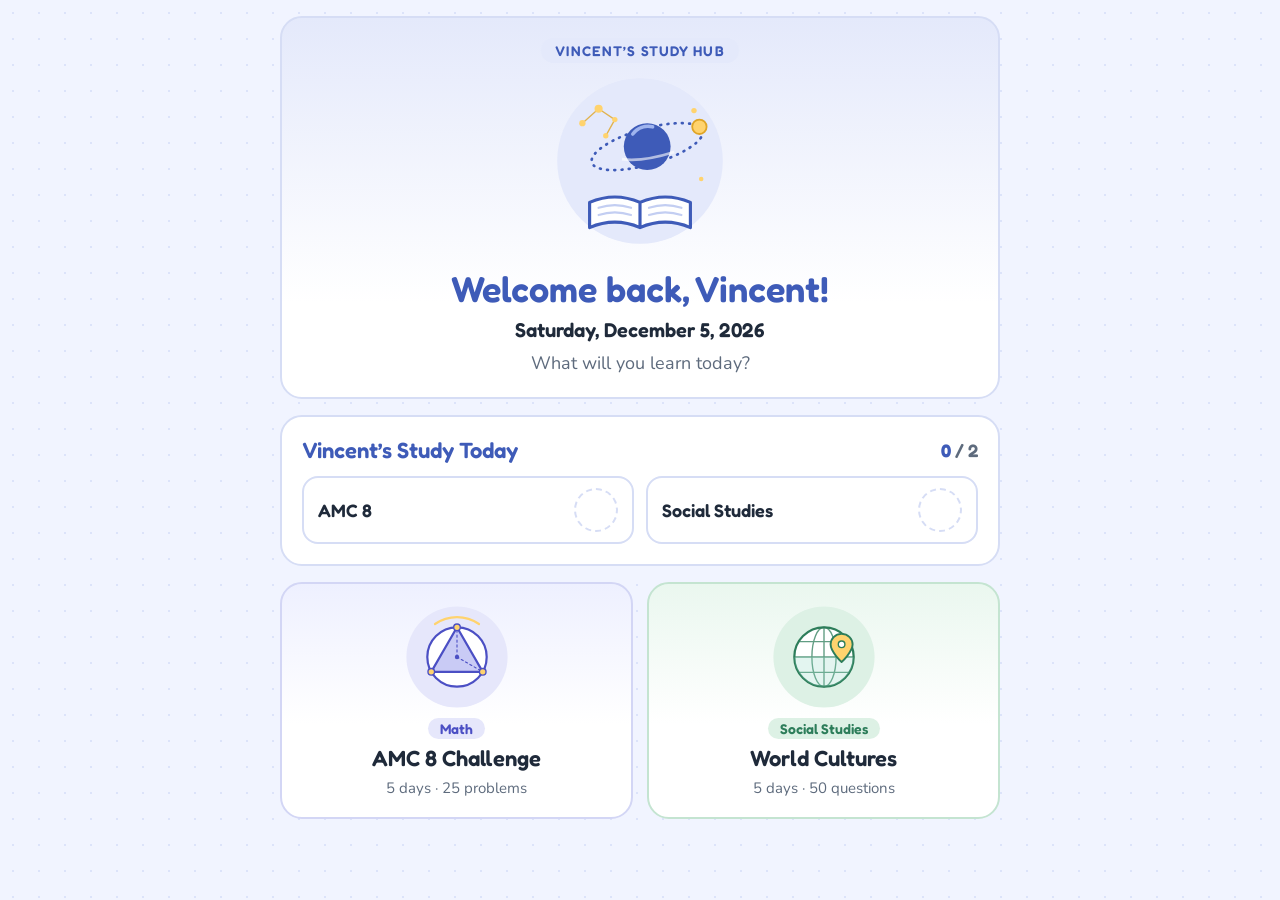
<file: index.html>
<!doctype html>
<html lang="en">
<head>
<meta charset="utf-8">
<meta name="viewport" content="width=device-width, initial-scale=1, viewport-fit=cover">
<title>Vincent's Study Hub</title>
<link rel="preconnect" href="https://fonts.googleapis.com">
<link href="https://fonts.googleapis.com/css2?family=Fredoka:wght@500;600;700&family=Nunito:wght@400;700&display=swap" rel="stylesheet">
<link rel="stylesheet" href="style.css">
<style>
:root { --bg: #F1F4FF; --line: #D6DDF5; --accent: #3E5BB8; --soft: #E4E9FB; }
body { background-image: radial-gradient(#DCE3FA 1.5px, transparent 1.5px); background-size: 26px 26px; }
.hero { background: linear-gradient(180deg, #E4E9FB 0%, #FFFFFF 75%); }
.hero h1 { font-size: 36px; color: var(--accent); }
.date { font: 600 20px var(--display); margin: 0; }
.today { display: flex; flex-direction: column; gap: 12px; }
.today-h { display: flex; justify-content: space-between; align-items: center; font-size: 22px; color: var(--accent); }
.today-n { font: 600 18px var(--display); color: var(--muted); } .today-n b { color: var(--accent); }
.chips { display: grid; grid-template-columns: 1fr 1fr; gap: 12px; }
.chip { display: flex; align-items: center; justify-content: space-between; gap: 10px; border: 2px solid var(--line); border-radius: 16px; padding: 10px 14px; text-decoration: none; color: var(--ink); background: #FFFFFF; }
.chip .c-name { font: 600 18px var(--display); }
.sticker { width: 44px; height: 44px; border-radius: 50%; border: 2px dashed var(--line); flex-shrink: 0; display: grid; place-items: center; }
.sticker.on { border: 0; transform: rotate(-10deg); animation: stick .5s ease-out; }
.sticker svg { width: 100%; height: 100%; }
@keyframes stick { 0% { transform: scale(0) rotate(-40deg); } 70% { transform: scale(1.25) rotate(-6deg); } 100% { transform: scale(1) rotate(-10deg); } }
.chip.done { border-color: #F2D27A; background: #FFF8E1; }
.today.all { border-color: var(--sun); box-shadow: 0 0 0 4px #FFF3C4; }
.today.all .today-h { cursor: pointer; }
.subjects { display: grid; grid-template-columns: 1fr 1fr; gap: 14px; }
.subject { display: flex; flex-direction: column; align-items: center; text-align: center; gap: 6px; text-decoration: none; color: var(--ink); border-radius: 22px; padding: 18px 14px; border: 2px solid var(--line); background: #FFFFFF; }
.subject svg { width: 110px; height: auto; }
.subject .name { font: 600 22px var(--display); }
.subject .tag2 { font: 600 14px var(--display); border-radius: 99px; padding: 2px 12px; }
.subject .prog { font-size: 15px; color: var(--muted); margin: 0; }
.subject.amc { border-color: #D3D6F5; background: linear-gradient(180deg, #EEF0FF, #FFFFFF 60%); } .amc .tag2 { background: #E6E7FB; color: #4B4FC4; }
.subject.ss { border-color: #C4E4D1; background: linear-gradient(180deg, #EAF7EF, #FFFFFF 60%); } .ss .tag2 { background: #DDF1E5; color: #2D7D5A; }
.subject:focus-visible, .chip:focus-visible { outline: 3px solid var(--sun); outline-offset: 2px; }
@media (max-width: 560px), (orientation: portrait) {
  .hero h1 { font-size: clamp(28px, 8.5vw, 60px); }
  .date { font-size: clamp(17px, 4.8vw, 34px); }
  .today-h { font-size: clamp(20px, 5.8vw, 40px); }
  .today-n { font-size: clamp(16px, 4.6vw, 32px); }
  .chips, .subjects { gap: 3vw; }
  .chip { border-radius: 4vw; padding: 2.6vw 3.6vw; }
  .chip .c-name { font-size: clamp(16px, 4.6vw, 32px); }
  .sticker { width: 11vw; height: 11vw; }
  .subject { border-radius: 5vw; padding: 4vw 3vw; }
  .subject svg { width: 26vw; }
  .subject .name { font-size: clamp(19px, 5.4vw, 38px); }
  .subject .tag2 { font-size: clamp(13px, 3.6vw, 24px); }
  .subject .prog { font-size: clamp(14px, 3.8vw, 26px); }
}
@media (prefers-reduced-motion: reduce) { .sticker.on { animation: none; } }
</style>
</head>
<body>
<div class="wrap">
  <section class="card hero">
    <p class="eyebrow" id="hub">My Study Hub</p>
    <div class="art">
      <svg viewBox="0 0 200 200" role="img" aria-label="A planet with an orbit above an open book">
        <circle cx="100" cy="100" r="92" fill="#E4E9FB"/>
        <g fill="none" stroke="#E0A526" stroke-width="1.5" stroke-linejoin="round" opacity=".8"><path d="M36 58 L54 42 L72 54 L62 72"/></g>
        <g fill="#FFD36E"><circle cx="36" cy="58" r="3.5"/><circle cx="54" cy="42" r="4.5"/><circle cx="72" cy="54" r="3"/><circle cx="62" cy="72" r="3"/><circle cx="160" cy="44" r="3"/><circle cx="168" cy="120" r="2.5"/></g>
        <ellipse cx="108" cy="84" rx="64" ry="20" transform="rotate(-16 108 84)" fill="none" stroke="#3E5BB8" stroke-width="3" stroke-dasharray="1 7" stroke-linecap="round"/>
        <circle cx="108" cy="84" r="26" fill="#3E5BB8"/>
        <path d="M92 70 a22 22 0 0 1 22 -8" fill="none" stroke="#9FB4EE" stroke-width="4" stroke-linecap="round"/>
        <path d="M80 98 a64 20 -16 0 0 58 -8" fill="none" stroke="#FFFFFF" stroke-width="3" opacity=".6"/>
        <circle cx="166" cy="62" r="8" fill="#FFD36E" stroke="#E0A526" stroke-width="2"/>
        <path d="M44 146 q28 -12 56 0 v28 q-28 -12 -56 0z M156 146 q-28 -12 -56 0 v28 q28 -12 56 0z" fill="#FFFFFF" stroke="#3E5BB8" stroke-width="3.5" stroke-linejoin="round"/>
        <path d="M54 152 q18 -6 36 0 M54 160 q18 -6 36 0 M110 152 q18 -6 36 0 M110 160 q18 -6 36 0" fill="none" stroke="#C3CEF2" stroke-width="2.5" stroke-linecap="round"/>
      </svg>
    </div>
    <h1 id="hello">Welcome back!</h1>
    <p class="date" id="date"></p>
    <p class="lead">What will you learn today?</p>
  </section>

  <section class="card today" aria-label="Today's study">
    <h2 class="today-h"><span id="todayH">Today’s Study</span> <span class="today-n" id="todayN"></span></h2>
    <div class="chips" id="chips"></div>
  </section>

  <section class="subjects" aria-label="Subjects">
    <a class="subject amc" href="amc8.html">
      <svg viewBox="0 0 200 200" aria-hidden="true">
  <circle cx="100" cy="100" r="92" fill="#E6E7FB"/>
  <circle cx="100" cy="100" r="54" fill="#FFFFFF" stroke="#4B4FC4" stroke-width="4"/>
  <path d="M100 46 L146.8 127 L53.2 127 Z" fill="#C9CBF5" stroke="#4B4FC4" stroke-width="4" stroke-linejoin="round"/>
  <path d="M100 100 L100 46 M100 100 L146.8 127" stroke="#4B4FC4" stroke-width="2" stroke-dasharray="4 5" stroke-linecap="round"/>
  <path d="M60 40 a70 70 0 0 1 80 0" fill="none" stroke="#FFD36E" stroke-width="4" stroke-linecap="round"/>
  <g fill="#FFD36E" stroke="#4B4FC4" stroke-width="2.5"><circle cx="100" cy="46" r="6"/><circle cx="146.8" cy="127" r="6"/><circle cx="53.2" cy="127" r="6"/></g>
  <circle cx="100" cy="100" r="4" fill="#4B4FC4"/>
</svg>
      <span class="tag2">Math</span>
      <span class="name">AMC 8 Challenge</span>
      <p class="prog" id="p-amc">5 days · 25 problems</p>
    </a>
    <a class="subject ss" href="world_cultures.html">
      <svg viewBox="0 0 200 200" aria-hidden="true">
  <circle cx="100" cy="100" r="92" fill="#DDF1E5"/>
  <circle cx="100" cy="100" r="54" fill="#FFFFFF" stroke="#2D7D5A" stroke-width="4"/>
  <g fill="none" stroke="#2D7D5A" stroke-width="2.5" opacity=".75">
    <ellipse cx="100" cy="100" rx="22" ry="54"/><path d="M100 46 v108 M46 100 h108 M54 72 h92 M54 128 h92"/></g>
  <path d="M100 100 m-54 0 a54 54 0 0 0 108 0" fill="#8FD6C4" opacity=".25"/>
  <path d="M132 58 c-12 0 -20 9 -20 19 c0 14 20 32 20 32 s20 -18 20 -32 c0 -10 -8 -19 -20 -19z" fill="#FFD36E" stroke="#2D7D5A" stroke-width="3.5" stroke-linejoin="round"/>
  <circle cx="132" cy="77" r="6" fill="#FFFFFF" stroke="#2D7D5A" stroke-width="2.5"/>
</svg>
      <span class="tag2">Social Studies</span>
      <span class="name">World Cultures</span>
      <p class="prog" id="p-ss">5 days · 50 questions</p>
    </a>
  </section>
</div>

<script>
const NAME = "Vincent";   // the student's name ("" = no name)
(function () {
  if (NAME) {
    document.getElementById("hello").textContent = `Welcome back, ${NAME}!`;
    document.getElementById("hub").textContent = `${NAME}’s Study Hub`;
    document.getElementById("todayH").textContent = `${NAME}’s Study Today`;
  }
  const now = new Date();
  document.getElementById("date").textContent = now.toLocaleDateString("en-US", {weekday: "long", month: "long", day: "numeric", year: "numeric"});

  // Progress on each subject card
  const show = (key, id, per) => {
    try {
      const s = JSON.parse(localStorage.getItem(key)); if (!s || !s.days) return;
      const done = s.days.filter(d => d.done).length;
      if (done === s.days.length) document.getElementById(id).textContent = "All 5 days done! 🏆";
      else if (done) document.getElementById(id).textContent = `${done} of 5 days done`;
    } catch (e) {}
  };
  show("amc8-quiz-days-v1", "p-amc");
  show("world-cultures-quiz-days-v1", "p-ss");

  // Today's Study: a star sticker for each subject finished today
  const SUBJ = [["amc", "AMC 8", "amc8.html"], ["ss", "Social Studies", "world_cultures.html"]];
  const STAR = '<svg viewBox="0 0 40 40" aria-hidden="true"><path d="M20 3 L25 14.5 L37.5 15.5 L28 24 L31 36.5 L20 30 L9 36.5 L12 24 L2.5 15.5 L15 14.5z" fill="#FFD36E" stroke="#E0A526" stroke-width="2" stroke-linejoin="round"/><path d="M14 16 l4 -1" stroke="#FFFFFF" stroke-width="2.5" stroke-linecap="round"/></svg>';
  const key = "us-study-today-v1", day = now.getFullYear() + "-" + (now.getMonth() + 1) + "-" + now.getDate();
  let s = {};
  try { s = JSON.parse(localStorage.getItem(key)) || {}; } catch (e) {}
  const done = s.date === day && s.done ? s.done : {};
  let cnt = 0;
  document.getElementById("chips").innerHTML = SUBJ.map(([id, name, href]) => {
    const d = done[id] && done[id].length; if (d) cnt++;
    return `<a class="chip${d ? " done" : ""}" href="${href}"><span class="c-name">${name}</span><span class="sticker${d ? " on" : ""}" role="img" aria-label="${d ? "done" : "not yet"}">${d ? STAR : ""}</span></a>`;
  }).join("");
  document.getElementById("todayN").innerHTML = `<b>${cnt}</b> / ${SUBJ.length}`;

  if (cnt !== SUBJ.length) return;
  // Everything done today: stars and hearts burst like fireworks, with a cheer
  const box = document.querySelector(".today"); box.classList.add("all");
  const party = () => {
    const reduce = window.matchMedia && matchMedia("(prefers-reduced-motion: reduce)").matches;
    const layer = document.createElement("div"); layer.className = "party"; document.body.appendChild(layer);
    const CHEERS = [[NAME ? `${NAME}, you rock!` : "You rock!", "All done for today!"], ["Awesome work!", "Every subject finished!"], [NAME ? `Way to go, ${NAME}!` : "Way to go!", "You crushed it today!"], ["Superstar!", "See you tomorrow!"]];
    const [c1, c2] = CHEERS[Math.floor(Math.random() * CHEERS.length)];
    const cheer = document.createElement("div"); cheer.className = "cheer"; cheer.setAttribute("role", "status");
    cheer.innerHTML = `<b>${c1}</b><span>${c2}</span>`; layer.appendChild(cheer);
    cheer.animate(reduce ? [{opacity: 0}, {opacity: 1, offset: 0.1}, {opacity: 1, offset: 0.85}, {opacity: 0}] : [
      {transform: "translate(-50%, -50%) scale(0.3)", opacity: 0},
      {transform: "translate(-50%, -50%) scale(1.15)", opacity: 1, offset: 0.12},
      {transform: "translate(-50%, -50%) scale(1)", opacity: 1, offset: 0.2},
      {transform: "translate(-50%, -50%) scale(1.04)", opacity: 1, offset: 0.55},
      {transform: "translate(-50%, -50%) scale(1)", opacity: 1, offset: 0.85},
      {transform: "translate(-50%, -60%) scale(0.95)", opacity: 0}
    ], {duration: 3800, easing: "ease-out", fill: "both"});
    const COLORS = ["#3E5BB8", "#7FB3E8", "#FFD36E", "#F48BAE", "#8FD6C4", "#C7B6F2"];
    const HEART_P = "M20 35 C8 26 3 19 3 12.5 C3 7.5 7 4 11.5 4 C15 4 18 6 20 9 C22 6 25 4 28.5 4 C33 4 37 7.5 37 12.5 C37 19 32 26 20 35z";
    const STAR_P = "M20 2 L25 14 L38 15 L28 24 L31 37 L20 30 L9 37 L12 24 L2 15 L15 14z";
    const W = innerWidth, H = innerHeight, bursts = reduce ? 1 : 4, per = reduce ? 14 : 26;
    for (let b = 0; b < bursts; b++) {
      const ox = W * (0.2 + 0.6 * ((b * 0.37 + 0.5) % 1)), oy = H * (0.25 + 0.2 * (b % 2));
      for (let i = 0; i < per; i++) {
        const el = document.createElementNS("http://www.w3.org/2000/svg", "svg");
        const size = 20 + Math.random() * 26, color = COLORS[(i + b) % COLORS.length];
        el.setAttribute("viewBox", "0 0 40 40"); el.setAttribute("width", size); el.setAttribute("height", size);
        el.innerHTML = `<path d="${i % 3 ? STAR_P : HEART_P}" fill="${color}" stroke="#FFFFFF" stroke-width="2" stroke-linejoin="round"/>`;
        el.style.left = ox + "px"; el.style.top = oy + "px";
        layer.appendChild(el);
        const ang = Math.random() * Math.PI * 2, dist = (reduce ? 60 : 110) + Math.random() * Math.min(W, H) * 0.35;
        const dx = Math.cos(ang) * dist, dy = Math.sin(ang) * dist, rot = (Math.random() - 0.5) * 540;
        el.animate([
          {transform: "translate(-50%, -50%) scale(0) rotate(0deg)", opacity: 1},
          {transform: `translate(calc(-50% + ${dx}px), calc(-50% + ${dy}px)) scale(1.1) rotate(${rot * 0.6}deg)`, opacity: 1, offset: 0.45},
          {transform: `translate(calc(-50% + ${dx * 1.1}px), calc(-50% + ${dy + 160}px)) scale(0.8) rotate(${rot}deg)`, opacity: 0}
        ], {duration: 1700 + Math.random() * 900, delay: b * 380, easing: "cubic-bezier(.15,.75,.35,1)", fill: "both"});
      }
    }
    setTimeout(() => layer.remove(), Math.max(bursts * 380 + 2800, 4000));
  };
  document.querySelector(".today-h").addEventListener("click", party);
  try { if (!s.party) { s.party = true; localStorage.setItem(key, JSON.stringify(s)); setTimeout(party, 400); } } catch (e) { setTimeout(party, 400); }
})();
</script>
</body>
</html>
</file>
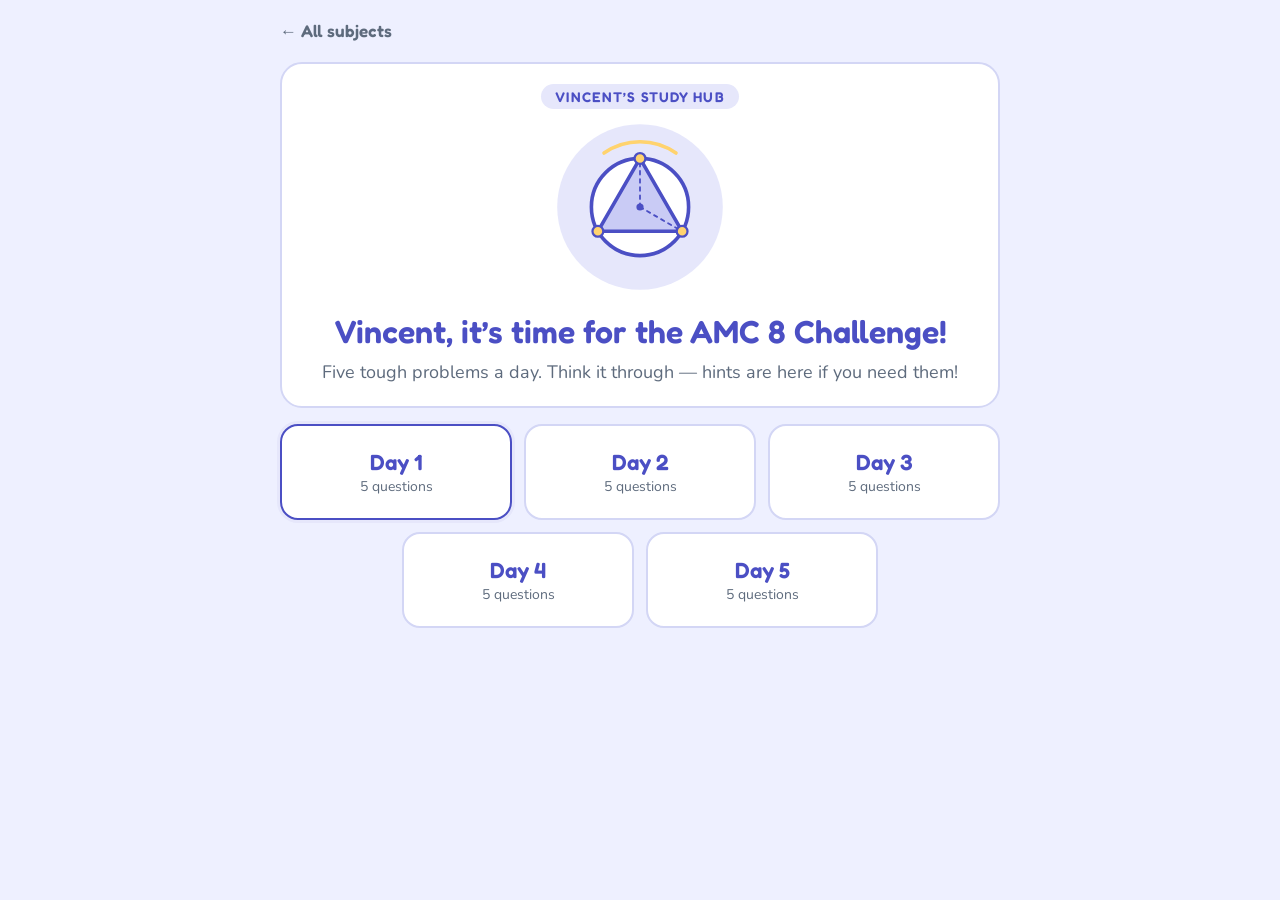
<file: amc8.html>
<!doctype html>
<html lang="en">
<head>
<meta charset="utf-8">
<meta name="viewport" content="width=device-width, initial-scale=1, viewport-fit=cover">
<title>AMC 8 Challenge</title>
<link rel="preconnect" href="https://fonts.googleapis.com">
<link href="https://fonts.googleapis.com/css2?family=Fredoka:wght@500;600;700&family=Nunito:wght@400;700&display=swap" rel="stylesheet">
<link rel="stylesheet" href="style.css">
<style>
:root { --bg: #EEF0FF; --line: #D3D6F5; --accent: #4B4FC4; --soft: #E6E7FB; }
</style>
</head>
<body>
<div class="wrap" id="main"></div>
<script>
const ART = `<svg viewBox="0 0 200 200" role="img" aria-label="Triangle inscribed in a circle">
  <circle cx="100" cy="100" r="92" fill="#E6E7FB"/>
  <circle cx="100" cy="100" r="54" fill="#FFFFFF" stroke="#4B4FC4" stroke-width="4"/>
  <path d="M100 46 L146.8 127 L53.2 127 Z" fill="#C9CBF5" stroke="#4B4FC4" stroke-width="4" stroke-linejoin="round"/>
  <path d="M100 100 L100 46 M100 100 L146.8 127" stroke="#4B4FC4" stroke-width="2" stroke-dasharray="4 5" stroke-linecap="round"/>
  <path d="M60 40 a70 70 0 0 1 80 0" fill="none" stroke="#FFD36E" stroke-width="4" stroke-linecap="round"/>
  <g fill="#FFD36E" stroke="#4B4FC4" stroke-width="2.5"><circle cx="100" cy="46" r="6"/><circle cx="146.8" cy="127" r="6"/><circle cx="53.2" cy="127" r="6"/></g>
  <circle cx="100" cy="100" r="4" fill="#4B4FC4"/>
</svg>`;

const SQUARE_FIG = `<svg viewBox="0 0 160 160" role="img" aria-label="Square ABCD with M the midpoint of BC and N the midpoint of CD; triangle AMN shaded">
  <rect x="20" y="20" width="120" height="120" fill="#FFFFFF" stroke="#4B4FC4" stroke-width="3"/>
  <path d="M20 140 L140 80 L80 20 Z" fill="#C9CBF5" stroke="#4B4FC4" stroke-width="3" stroke-linejoin="round"/>
  <g font-family="Nunito, Arial" font-size="13" font-weight="700" fill="#1F2A3A">
    <text x="6" y="154">A</text><text x="144" y="154">B</text><text x="144" y="16">C</text><text x="6" y="16">D</text>
    <text x="146" y="84">M</text><text x="76" y="14">N</text></g>
</svg>`;

// [section, question (HTML), [A, B, C, D, E], answer index, hint, solution]
// Original practice problems written in the style of AMC 8 (not copied from real contests).
const RAW = [
  ["Number Theory", "How many positive integers less than 100 have <b>exactly 3</b> positive divisors?", ["3", "4", "5", "6", "9"], 1,
   "A number with exactly 3 divisors must be the square of a prime. Why?", "Only p² (p prime) has exactly 3 divisors: 1, p, p². Under 100: 4, 9, 25, 49 → 4 numbers."],
  ["Algebra", "The sum of five consecutive odd integers is 135. What is the <b>largest</b> of the five?", ["31", "33", "35", "37", "39"], 0,
   "For consecutive odd numbers, the middle one is the average.", "The middle number is 135 ÷ 5 = 27. The five numbers are 23, 25, 27, 29, 31, so the largest is 31."],
  ["Geometry", "A rectangle has perimeter 34 and a diagonal of length 13. What is its area?", ["30", "40", "56", "60", "72"], 3,
   "Let the sides be l and w. You know l + w and l² + w². Try squaring (l + w).", "l + w = 17 and l² + w² = 169. Then (l + w)² = 289 = 169 + 2lw, so 2lw = 120 and lw = 60. (The sides are 12 and 5.)"],
  ["Number Theory", "What is the units digit of 7<sup>2026</sup>?", ["1", "3", "5", "7", "9"], 4,
   "Write out the units digits of 7¹, 7², 7³, 7⁴, 7⁵… Do you see a cycle?", "Units digits repeat 7, 9, 3, 1 (cycle of 4). 2026 = 4 × 506 + 2, so the units digit matches 7², which is 9."],
  ["Counting & Probability", "How many different arrangements of the letters in the word <b>LEVEL</b> are there?", ["20", "24", "30", "60", "120"], 2,
   "Start with 5! and then fix the overcounting from repeated letters.", "There are 5 letters with L twice and E twice: 5! ÷ (2! × 2!) = 120 ÷ 4 = 30."],
  ["Algebra", "The average of six numbers is 15. When one number is removed, the average of the remaining five numbers is 13. What number was removed?", ["13", "17", "20", "25", "28"], 3,
   "Turn each average into a total sum.", "The six numbers add up to 6 × 15 = 90. The five remaining add up to 5 × 13 = 65. The removed number is 90 − 65 = 25."],
  ["Geometry", "What is the smaller angle between the hour hand and the minute hand of a clock at <b>3:40</b>?", ["130°", "135°", "140°", "145°", "150°"], 0,
   "The hour hand moves too! It moves 30° per hour, so 0.5° per minute.", "Minute hand: 40 × 6° = 240°. Hour hand: 3 × 30° + 40 × 0.5° = 110°. The difference is 240° − 110° = 130°."],
  ["Number Theory", "What is the smallest positive integer n such that 2n is a perfect square and 3n is a perfect cube?", ["36", "72", "108", "144", "216"], 1,
   "Write n = 2<sup>a</sup> × 3<sup>b</sup>. What must be true about a and b for each condition?", "For 2n = 2<sup>a+1</sup>3<sup>b</sup> to be a square, a is odd and b is even. For 3n = 2<sup>a</sup>3<sup>b+1</sup> to be a cube, a is a multiple of 3 and b + 1 is a multiple of 3. Smallest: a = 3, b = 2, so n = 8 × 9 = 72. Check: 144 = 12², 216 = 6³."],
  ["Counting & Probability", "Two fair six-sided dice are rolled. What is the probability that the sum is a <b>prime number</b>?", ["1/6", "1/4", "1/3", "3/8", "5/12"], 4,
   "List the prime sums from 2 to 12, then count how many of the 36 outcomes give each.", "Prime sums: 2 (1 way), 3 (2), 5 (4), 7 (6), 11 (2). Total 15 ways out of 36 = 5/12."],
  ["Geometry", `Square ABCD has side length 12. M is the midpoint of BC and N is the midpoint of CD. What is the area of triangle AMN?${SQUARE_FIG}`, ["48", "54", "60", "64", "72"], 1,
   "Instead of finding the triangle directly, subtract the three corner triangles from the square.", "Square area 144. Subtract triangle ABM (12 × 6 ÷ 2 = 36), triangle ADN (36), and triangle MCN (6 × 6 ÷ 2 = 18). 144 − 36 − 36 − 18 = 54."],
  ["Counting & Probability", "How many three-digit positive integers have digits whose sum is <b>5</b>?", ["10", "12", "13", "14", "15"], 4,
   "The hundreds digit can’t be 0. Try counting by the hundreds digit: 1, 2, 3, 4, 5.", "Hundreds digit 1: the other two digits add to 4 (5 ways). 2 → 4 ways, 3 → 3, 4 → 2, 5 → 1. Total 5 + 4 + 3 + 2 + 1 = 15."],
  ["Word Problems", "A train 300 meters long passes a pole in 15 seconds. At the same speed, how many seconds does it take to completely cross a bridge 450 meters long?", ["25", "30", "32.5", "35", "37.5"], 4,
   "To fully cross the bridge, the train must travel the bridge length plus its own length.", "Speed = 300 ÷ 15 = 20 m/s. Distance = 450 + 300 = 750 m. Time = 750 ÷ 20 = 37.5 seconds."],
  ["Word Problems", "A 10-liter solution is 20% salt. How many liters of pure water must be added to make it 8% salt?", ["15", "16", "18", "20", "24"], 0,
   "The amount of salt doesn’t change when you add water.", "Salt = 20% of 10 = 2 liters. For 2 liters to be 8% of the total, the total is 2 ÷ 0.08 = 25 liters. Add 25 − 10 = 15 liters."],
  ["Number Theory", "What is the remainder when 2<sup>100</sup> is divided by 7?", ["1", "2", "3", "4", "6"], 1,
   "Find a small power of 2 that leaves remainder 1 when divided by 7.", "2³ = 8 leaves remainder 1. So 2<sup>99</sup> = (2³)<sup>33</sup> leaves remainder 1, and 2<sup>100</sup> leaves remainder 2."],
  ["Number Theory", "How many zeros are at the end of 50! (50 factorial)?", ["10", "11", "12", "13", "15"], 2,
   "Each zero comes from a factor of 10 = 2 × 5. There are plenty of 2s — count the 5s.", "Multiples of 5 up to 50: 10. Multiples of 25 give one extra 5 each: 2. Total 10 + 2 = 12 zeros."],
  ["Geometry", "A circle is inscribed in a square with side length 10. What is the area of the region inside the square but outside the circle?", ["25π − 50", "50 − 10π", "75 − 20π", "100 − 50π", "100 − 25π"], 4,
   "The circle touches all four sides. What is its radius?", "The diameter equals the side, 10, so the radius is 5. Area = 10² − π × 5² = 100 − 25π."],
  ["Algebra", "For which positive integer n does 1 + 2 + 3 + … + n = 666?", ["33", "34", "35", "36", "37"], 3,
   "The sum 1 + 2 + … + n equals n(n + 1) ÷ 2.", "n(n + 1) ÷ 2 = 666, so n(n + 1) = 1332 = 36 × 37. So n = 36."],
  ["Counting & Probability", "How many integers from 1 to 100 are divisible by 2 or 3, but <b>not</b> by 5?", ["46", "54", "56", "60", "67"], 1,
   "First count numbers divisible by 2 or 3 (watch the double count for 6). Then remove the ones also divisible by 5.", "Divisible by 2 or 3: 50 + 33 − 16 = 67. Of those, divisible by 5 means divisible by 10 or 15: 10 + 6 − 3 = 13. Answer: 67 − 13 = 54."],
  ["Geometry", "How many diagonals does a regular decagon (10 sides) have?", ["35", "40", "45", "50", "70"], 0,
   "From each vertex, you can draw a diagonal to every vertex except itself and its two neighbors.", "Each of 10 vertices connects to 7 others by diagonals: 10 × 7 = 70. Each diagonal is counted twice, so 70 ÷ 2 = 35."],
  ["Algebra", "If x + 1/x = 5, what is the value of x² + 1/x²?", ["19", "21", "23", "25", "27"], 2,
   "Square both sides of x + 1/x = 5 and look at the middle term.", "(x + 1/x)² = x² + 2 + 1/x² = 25, so x² + 1/x² = 23."],
  ["Geometry", "A 25-foot ladder leans against a wall with its base 7 feet from the wall. The top slides down 4 feet. How many feet does the base slide away from the wall?", ["4", "5", "6", "8", "9"], 3,
   "Use the Pythagorean theorem twice: before and after sliding.", "Height at first: √(25² − 7²) = 24. New height: 20. New base: √(25² − 20²) = 15. The base moves 15 − 7 = 8 feet."],
  ["Number Theory", "How many positive divisors does 360 have?", ["24", "28", "30", "32", "36"], 0,
   "Find the prime factorization, then add 1 to each exponent and multiply.", "360 = 2³ × 3² × 5. Number of divisors = (3 + 1)(2 + 1)(1 + 1) = 24."],
  ["Algebra", "The product of three consecutive positive integers is 16 times their sum. What is the sum of their squares?", ["77", "110", "149", "194", "245"], 2,
   "Call the numbers n − 1, n, n + 1. Their sum is 3n.", "(n − 1)n(n + 1) = 16 × 3n, so n² − 1 = 48 and n = 7. The numbers are 6, 7, 8: 36 + 49 + 64 = 149."],
  ["Counting & Probability", "On a grid, you walk from (0, 0) to (4, 3) taking steps of 1 unit, moving only right or up. How many different paths are there?", ["21", "24", "28", "30", "35"], 4,
   "Every path has the same number of steps. How many are “up” steps, and where can they go?", "Every path has 7 steps: 4 right and 3 up. Choose which 3 of the 7 steps are up: C(7, 3) = 35."],
  ["Word Problems", "The pages of a book are numbered 1, 2, 3, …, n. Exactly 192 digits are used. What is n?", ["96", "98", "99", "100", "101"], 3,
   "Count digits in groups: pages 1–9, then pages 10–99, then three-digit pages.", "Pages 1–9 use 9 digits. Pages 10–99 use 90 × 2 = 180 digits. That’s 189. The remaining 3 digits are one more page: 100. So n = 100."]
];

window.QUIZ = {
  key: "amc8-quiz-days-v1",
  todayId: "amc",
  title: "Time for the AMC 8 Challenge",
  lead: "Five tough problems a day. Think it through — hints are here if you need them!",
  art: ART,
  letters: ["A", "B", "C", "D", "E"],
  // 5 problems a day: each day mixes number theory, algebra, geometry, counting, and word problems
  days: [[1, 2, 3, 5, 12], [4, 6, 7, 9, 13], [8, 17, 10, 11, 25], [14, 20, 16, 18, 21], [15, 23, 19, 24, 22]],
  qs: RAW.map(([sec, q, c, a, hint, sol]) => ({sec, q, c, a, hint, sol}))
};
</script>
<script src="quiz.js"></script>
</body>
</html>
</file>
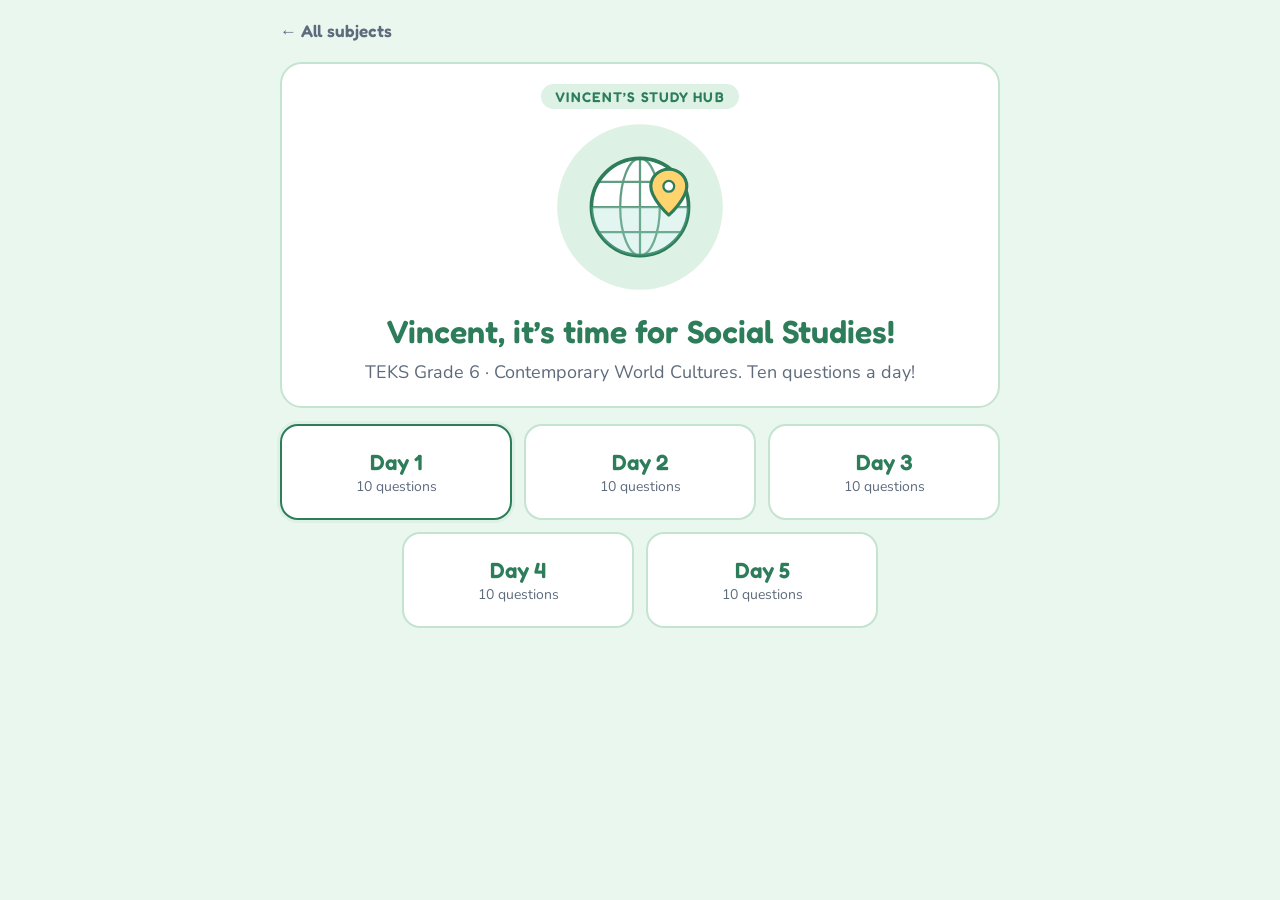
<file: world_cultures.html>
<!doctype html>
<html lang="en">
<head>
<meta charset="utf-8">
<meta name="viewport" content="width=device-width, initial-scale=1, viewport-fit=cover">
<title>Social Studies: World Cultures</title>
<link rel="preconnect" href="https://fonts.googleapis.com">
<link href="https://fonts.googleapis.com/css2?family=Fredoka:wght@500;600;700&family=Nunito:wght@400;700&display=swap" rel="stylesheet">
<link rel="stylesheet" href="style.css">
<style>
:root { --bg: #EAF7EF; --line: #C4E4D1; --accent: #2D7D5A; --soft: #DDF1E5; }
</style>
</head>
<body>
<div class="wrap" id="main"></div>
<script>
const GLOBE = `<svg viewBox="0 0 200 200" role="img" aria-label="Globe with latitude and longitude lines">
  <circle cx="100" cy="100" r="92" fill="#DDF1E5"/>
  <circle cx="100" cy="100" r="54" fill="#FFFFFF" stroke="#2D7D5A" stroke-width="4"/>
  <g fill="none" stroke="#2D7D5A" stroke-width="2.5" opacity=".75">
    <ellipse cx="100" cy="100" rx="22" ry="54"/><path d="M100 46 v108 M46 100 h108 M54 72 h92 M54 128 h92"/></g>
  <path d="M100 100 m-54 0 a54 54 0 0 0 108 0" fill="#8FD6C4" opacity=".25"/>
  <path d="M132 58 c-12 0 -20 9 -20 19 c0 14 20 32 20 32 s20 -18 20 -32 c0 -10 -8 -19 -20 -19z" fill="#FFD36E" stroke="#2D7D5A" stroke-width="3.5" stroke-linejoin="round"/>
  <circle cx="132" cy="77" r="6" fill="#FFFFFF" stroke="#2D7D5A" stroke-width="2.5"/>
</svg>`;

// TEKS Grade 6 Social Studies — Contemporary World Cultures (practice questions)
// [unit, question, correct answer, wrong 1, wrong 2, wrong 3, hint, explanation]
const UNITS = {1: "Geography", 2: "Culture", 3: "Government & Citizenship", 4: "Economics", 5: "World Regions"};
const RAW = [
  // 1. Geography
  [1, "Lines of latitude measure distance north or south of which line?", "The Equator", "The Prime Meridian", "The International Date Line", "The Tropic of Cancer",
   "Latitude lines run east–west, like the rungs of a ladder. Where is 0° latitude?", "Latitude is measured in degrees north or south of the Equator (0°)."],
  [1, "The Prime Meridian (0° longitude) passes through which city?", "Greenwich, England", "Paris, France", "New York City, USA", "Cairo, Egypt",
   "It was set at a famous royal observatory in the United Kingdom.", "The Prime Meridian runs through the Royal Observatory in Greenwich, near London."],
  [1, "Which is the largest ocean on Earth?", "Pacific Ocean", "Atlantic Ocean", "Indian Ocean", "Arctic Ocean",
   "It lies between Asia/Australia and the Americas.", "The Pacific Ocean is the largest and deepest ocean, covering about one-third of Earth’s surface."],
  [1, "On which type of world map does Greenland look much larger than it really is?", "Mercator projection", "Robinson projection", "A globe", "An equal-area projection",
   "This map is great for sailors because directions stay true, but land near the poles gets stretched.", "The Mercator projection keeps directions accurate but greatly enlarges areas far from the Equator, like Greenland."],
  [1, "Which landform is surrounded by water on <b>three</b> sides?", "Peninsula", "Island", "Plateau", "Delta",
   "Think of Florida or Italy.", "A peninsula is land surrounded by water on three sides, like Florida. An island is surrounded on all sides."],
  [1, "Which climate is hot and wet all year and is found near the Equator?", "Tropical rainforest (tropical wet)", "Tundra", "Mediterranean", "Desert",
   "Places near the Equator get direct sunlight all year.", "Tropical rainforest climates near the Equator are hot with heavy rainfall all year, like the Amazon Basin."],
  [1, "The “Ring of Fire” around the Pacific Ocean is known for:", "Frequent earthquakes and volcanoes", "Frequent hurricanes", "Large deserts", "Thick glaciers",
   "Many tectonic plates meet around the edge of the Pacific.", "The Ring of Fire is where tectonic plates meet, causing many earthquakes and volcanoes."],
  [1, "The Sahara, the largest hot desert in the world, is on which continent?", "Africa", "Asia", "Australia", "South America",
   "It stretches across the northern part of this continent.", "The Sahara covers much of North Africa."],
  [1, "“Push” and “pull” factors are used to explain:", "Why people migrate", "How mountains form", "How rivers flood", "Why seasons change",
   "A push factor makes people leave a place; a pull factor attracts them to a new place.", "Push factors (like war or lack of jobs) and pull factors (like jobs or freedom) explain migration."],
  [1, "Which map would best show the elevation (height) of the land?", "A physical (relief) map", "A political map", "A population map", "A road map",
   "Which map shows mountains, valleys, and plains with colors or shading?", "Physical or relief maps use colors and shading to show elevation and landforms."],
  // 2. Culture
  [2, "What is cultural diffusion?", "The spread of cultural traits from one group to another", "A group keeping its culture exactly the same", "The study of ancient ruins", "Moving from a city to a farm",
   "“Diffuse” means to spread out.", "Cultural diffusion is the spread of ideas, foods, languages, and customs between cultures, such as pizza spreading worldwide."],
  [2, "Which of these world religions began in India?", "Hinduism", "Islam", "Judaism", "Christianity",
   "This religion is one of the oldest in the world and is practiced by most people in India today.", "Hinduism began in South Asia (India). Islam began in Arabia; Judaism and Christianity began in Southwest Asia."],
  [2, "The religion of Islam began in which region?", "The Arabian Peninsula", "East Asia", "Western Europe", "South America",
   "The holy city of Mecca is in this region.", "Islam began in the 600s CE in Mecca and Medina on the Arabian Peninsula."],
  [2, "Which language has the most <b>native</b> speakers in the world?", "Mandarin Chinese", "English", "Spanish", "Arabic",
   "Think about the country with one of the largest populations.", "Mandarin Chinese has the most native speakers. English has many speakers, but many learn it as a second language."],
  [2, "An ethnic group is a group of people who share:", "Common ancestry, language, and customs", "The same job", "The same favorite sport", "The same street address",
   "Think about heritage and traditions passed down in families.", "An ethnic group shares a common heritage such as ancestry, language, religion, or customs."],
  [2, "Urbanization means:", "People moving from rural areas into cities", "People moving from cities to farms", "Building more farms", "Cutting down forests",
   "“Urban” means related to a city.", "Urbanization is the growth of cities as people move from the countryside to urban areas."],
  [2, "Population density is:", "The number of people living in a given area, such as per square mile", "The total number of people in a country", "How fast a population grows", "The average age of people",
   "“Density” compares an amount to a space.", "Population density = number of people ÷ land area. Bangladesh has high density; Canada has low density."],
  [2, "Which of the following is an example of a <b>cultural</b> trait?", "The language a family speaks", "The amount of rainfall", "The height of a mountain", "A country’s latitude",
   "Culture is something people create and learn, not something nature makes.", "Culture includes language, religion, food, clothing, and customs. Rainfall and mountains are physical features."],
  [2, "Judging another culture only by the standards of your own culture is called:", "Ethnocentrism", "Cultural diffusion", "Urbanization", "Migration",
   "“Ethno” = people/culture, “centric” = at the center.", "Ethnocentrism is viewing your own culture as the center or the “best,” and judging others by it."],
  [2, "Which invention from around 1450 helped ideas spread quickly across Europe?", "The printing press", "The telephone", "The steam engine", "The radio",
   "Johannes Gutenberg is linked to this invention.", "Gutenberg’s printing press made books cheaper and faster to produce, spreading ideas widely."],
  // 3. Government & Citizenship
  [3, "In a direct democracy:", "Citizens vote on laws themselves", "A king makes all decisions", "Citizens elect representatives to make laws", "Religious leaders make the laws",
   "“Direct” means no one in the middle.", "In a direct democracy, citizens vote on laws directly, as in ancient Athens."],
  [3, "The United States is best described as a:", "Representative democracy (constitutional republic)", "Absolute monarchy", "Direct democracy", "Theocracy",
   "Americans elect members of Congress to make laws for them.", "The U.S. is a constitutional republic: citizens elect representatives, and a constitution limits government power."],
  [3, "In an absolute monarchy, the ruler:", "Has unlimited power, usually inherited", "Is elected every four years", "Shares power with a parliament", "Is chosen by a vote of all citizens",
   "“Absolute” means total or complete.", "An absolute monarch holds total power, usually passed down through a royal family."],
  [3, "Which country is an example of a <b>constitutional monarchy</b>?", "United Kingdom", "North Korea", "United States", "Ancient Athens",
   "This country has a king, but an elected parliament makes the laws.", "The United Kingdom has a monarch with limited, mostly ceremonial power; Parliament governs under constitutional rules."],
  [3, "A government in which one leader or one party controls almost every part of people’s lives is called:", "Totalitarian (a dictatorship)", "Representative democracy", "Limited government", "Direct democracy",
   "“Total” control.", "In a totalitarian government, one leader or party controls the economy, media, and daily life, with few rights for citizens."],
  [3, "Limited government means that:", "The government’s power is restricted by laws or a constitution", "The government has no laws", "Only a few people may vote", "The ruler can do anything",
   "Think about rules that even the leaders must follow.", "Limited government means leaders must follow the law, and citizens have rights the government cannot take away."],
  [3, "A theocracy is a government:", "Led by religious leaders or based on religious law", "Led by elected representatives", "With no leader at all", "Run by business owners",
   "“Theo” comes from the Greek word for god.", "In a theocracy, religious leaders rule or laws are based on religion. Vatican City and Iran are examples."],
  [3, "Which is a responsibility of a citizen in a democracy?", "Voting and serving on a jury", "Choosing the next king", "Printing money", "Writing laws alone",
   "Citizens help government work by taking part.", "Responsibilities of citizens include voting, obeying laws, paying taxes, and serving on juries."],
  [3, "The United Nations was founded in 1945 mainly to:", "Promote world peace and cooperation", "Form one world government", "Control all world trade", "Run the Olympic Games",
   "It was created right after World War II.", "The UN was founded after World War II to keep peace, protect human rights, and help nations cooperate."],
  [3, "The Universal Declaration of Human Rights (1948) was adopted by:", "The United Nations", "The U.S. Congress", "The British Parliament", "The European Union",
   "It was created by the international organization founded in 1945.", "The UN General Assembly adopted the Universal Declaration of Human Rights in 1948."],
  // 4. Economics
  [4, "In a traditional economy, economic decisions are mostly based on:", "Customs and habits passed down over generations", "Government plans", "Supply and demand in markets", "Stock market prices",
   "“Traditional” — doing things the way they’ve always been done.", "Traditional economies rely on customs, often farming, hunting, or herding as earlier generations did."],
  [4, "In a command economy:", "The government decides what to produce and the prices", "Individuals decide everything", "Customs decide everything", "There is no money",
   "Who gives the “commands”?", "In a command economy, the government controls production and prices. North Korea is an example."],
  [4, "In a free enterprise (market) system, what mainly determines prices?", "Supply and demand", "The government", "Religious leaders", "Tradition",
   "Think about buyers and sellers.", "In a market economy, prices are set by the interaction of supply (sellers) and demand (buyers)."],
  [4, "Most countries today, including the United States, have which type of economy?", "Mixed economy", "Pure command economy", "Pure traditional economy", "No economy",
   "The U.S. has free markets but also government rules and services.", "A mixed economy combines free markets with some government involvement, like safety rules and public schools."],
  [4, "According to the law of demand, when the price of a product goes up:", "People usually buy less of it", "People usually buy more of it", "Nothing changes", "The product disappears",
   "Imagine your favorite snack doubling in price.", "As price rises, quantity demanded usually falls; as price falls, people tend to buy more."],
  [4, "Gross Domestic Product (GDP) is:", "The total value of goods and services produced in a country in a year", "The number of people in a country", "The amount of money a government owes", "The number of exports only",
   "It measures the size of a country’s economy.", "GDP is the market value of all final goods and services produced within a country in one year."],
  [4, "GDP per capita is found by:", "Dividing GDP by the population", "Multiplying GDP by the population", "Adding imports and exports", "Counting the number of businesses",
   "“Per capita” means “per person.”", "GDP per capita = GDP ÷ population. It helps compare standards of living between countries."],
  [4, "Compared with developing countries, developed countries usually have:", "Higher literacy rates and longer life expectancy", "More people working in farming", "Lower GDP per capita", "Fewer schools and hospitals",
   "Think about education, health, and income.", "Developed countries tend to have high GDP per capita, high literacy, long life expectancy, and strong infrastructure."],
  [4, "A product that a country buys from another country is called:", "An import", "An export", "A tariff", "A quota",
   "“Im-” means into.", "Imports come into a country; exports are sold out to other countries."],
  [4, "Opportunity cost is:", "The value of the next-best choice you give up", "The price printed on a tag", "Money saved in a bank", "The total cost of all choices",
   "If you spend Saturday at the movies, what else could you have done?", "Opportunity cost is what you give up when you choose one option — the next-best alternative."],
  // 5. World Regions
  [5, "Which mountain range is traditionally considered the boundary between Europe and Asia?", "Ural Mountains", "Alps", "Andes", "Rocky Mountains",
   "These mountains run north–south through Russia.", "The Ural Mountains in Russia are the traditional dividing line between Europe and Asia."],
  [5, "Most of the Amazon Rainforest is located in which country?", "Brazil", "Mexico", "Argentina", "Chile",
   "It’s the largest country in South America.", "About 60% of the Amazon Rainforest is in Brazil."],
  [5, "Mount Everest, the world’s highest mountain, is in which mountain range?", "Himalayas", "Alps", "Andes", "Appalachians",
   "This range is in South Asia, along the border of Nepal and China.", "Mount Everest is in the Himalayas on the border of Nepal and China (Tibet)."],
  [5, "Which region holds a large share of the world’s known oil reserves?", "Southwest Asia (around the Persian Gulf)", "Antarctica", "Western Europe", "Central America",
   "Saudi Arabia, Iraq, and Kuwait are in this region.", "Countries around the Persian Gulf, such as Saudi Arabia, Iran, Iraq, and Kuwait, hold huge oil reserves."],
  [5, "Apartheid was a system of racial segregation in which country?", "South Africa", "Canada", "Japan", "Brazil",
   "Nelson Mandela helped end it and became that country’s president in 1994.", "Apartheid was legal racial segregation in South Africa until the early 1990s."],
  [5, "The European Union (EU) allows member countries to:", "Trade freely with one another, and many share the euro", "Ignore each other’s borders in wartime", "Elect one king for all of Europe", "Use only one language",
   "It is an economic and political partnership.", "The EU is a union of European countries with free trade and movement; many members use the euro as currency."],
  [5, "Japan is best described as:", "An archipelago (a chain of islands)", "A landlocked country", "A desert country", "A peninsula attached to China",
   "It is made up of four main islands and thousands of smaller ones.", "Japan is an archipelago in the Pacific Ocean with four main islands: Honshu, Hokkaido, Kyushu, and Shikoku."],
  [5, "Which is both a country <b>and</b> a continent?", "Australia", "Greenland", "India", "Brazil",
   "It is in the Southern Hemisphere and is home to kangaroos.", "Australia is the only nation that covers an entire continent."],
  [5, "As of 2023, which country has the largest population in the world?", "India", "China", "United States", "Indonesia",
   "This country passed China in 2023, according to United Nations estimates.", "According to the UN, India passed China in 2023 to become the most populous country."],
  [5, "The Panama Canal connects which two bodies of water?", "The Atlantic and Pacific Oceans", "The Mediterranean and Red Seas", "The Indian and Arctic Oceans", "Lake Michigan and Lake Huron",
   "Panama is in Central America, between two oceans.", "The Panama Canal lets ships travel between the Atlantic and Pacific Oceans without sailing around South America."]
];

// Spread the correct answer evenly over A–D
const QS = RAW.map(([u, q, right, w1, w2, w3, hint, sol], i) => {
  const a = (i * 3 + 1) % 4, wrong = [w1, w2, w3], c = [];
  for (let k = 0, w = 0; k < 4; k++) c.push(k === a ? right : wrong[w++]);
  return {sec: UNITS[u], q, c, a, hint, sol};
});

window.QUIZ = {
  key: "world-cultures-quiz-days-v1",
  todayId: "ss",
  title: "Time for Social Studies",
  lead: "TEKS Grade 6 · Contemporary World Cultures. Ten questions a day!",
  art: GLOBE,
  letters: ["A", "B", "C", "D"],
  // 10 questions a day: 2 from each unit, so every day mixes all five units
  days: [0, 1, 2, 3, 4].map(d => { const a = [1, 2, 3, 4, 5].map(u => (u - 1) * 10 + d * 2 + 1); return [...a, ...a.map(n => n + 1)]; }),
  qs: QS
};
</script>
<script src="quiz.js"></script>
</body>
</html>
</file>
<file: style.css>
/* Study Hub — shared styles (index + quizzes) */
:root {
  --bg: #EEF6FB; --card: #FFFFFF; --line: #CFE0EE; --ink: #1F2A3A; --muted: #5E6B7D;
  --accent: #2F6FB3; --accent-ink: #FFFFFF; --soft: #E3EEFA; --sun: #FFD36E;
  --good: #2E8B57; --good-soft: #E3F4EA; --bad: #C0504D; --bad-soft: #FBE7E6;
  --display: "Fredoka", "Nunito", "Arial Rounded MT Bold", "Helvetica Neue", Arial, sans-serif;
  --body: "Nunito", "Helvetica Neue", Arial, sans-serif;
}
* { box-sizing: border-box; }
html { -webkit-text-size-adjust: 100%; }
body {
  margin: 0; min-height: 100vh; background: var(--bg); color: var(--ink);
  font-family: var(--body); font-size: 18px; line-height: 1.5;
  padding: calc(16px + env(safe-area-inset-top, 0px)) 16px calc(32px + env(safe-area-inset-bottom, 0px));
}
.wrap { max-width: 720px; margin: 0 auto; display: flex; flex-direction: column; gap: 16px; }
h1, h2, h3 { font-family: var(--display); font-weight: 600; margin: 0; line-height: 1.2; text-wrap: balance; }
h2 { font-size: 32px; color: var(--accent); }
.lead { margin: 0; color: var(--muted); }
.eyebrow { margin: 0; font: 600 14px var(--display); letter-spacing: .08em; text-transform: uppercase; color: var(--accent); background: var(--soft); border-radius: 99px; padding: 4px 14px; }
.card { background: var(--card); border: 2px solid var(--line); border-radius: 22px; padding: 20px; }
.hero { display: flex; flex-direction: column; align-items: center; text-align: center; gap: 8px; }
.hero .art svg { width: 180px; height: auto; }
.center .art svg { width: 130px; height: auto; display: block; }
.link { background: none; border: 0; color: var(--muted); font: 600 17px var(--display); cursor: pointer; padding: 4px 0; text-decoration: none; align-self: flex-start; }
.link:hover { color: var(--accent); }
.btn {
  font: 600 19px var(--display); border: 0; border-radius: 14px; padding: 12px 22px; cursor: pointer;
  background: var(--accent); color: var(--accent-ink); min-height: 48px;
}
.btn.soft { background: var(--soft); color: var(--accent); }
.btn:focus-visible, .choice:focus-visible, .day:focus-visible { outline: 3px solid var(--sun); outline-offset: 2px; }
.btns { display: flex; gap: 10px; flex-wrap: wrap; justify-content: center; }
.note { color: var(--muted); font-size: 15px; margin: 0; }

/* Day cards: 3 on the first row, 2 on the second */
.days { display: grid; grid-template-columns: repeat(6, 1fr); gap: 12px; }
.day {
  grid-column: span 2; min-height: 96px; border: 2px solid var(--line); border-radius: 18px; background: var(--card);
  color: var(--ink); cursor: pointer; display: flex; flex-direction: column; align-items: center; justify-content: center; gap: 2px; padding: 10px 6px;
  font-family: var(--display);
}
.day:nth-child(4) { grid-column: 2 / span 2; }
.day:nth-child(5) { grid-column: 4 / span 2; }
.day .d { font-size: 22px; font-weight: 600; color: var(--accent); }
.day .s { font-size: 14px; color: var(--muted); font-family: var(--body); }
.day.next { border-color: var(--accent); box-shadow: 0 0 0 3px var(--soft); }
.day.done { background: var(--good-soft); border-color: #A9D8BC; }
.day.done .d { color: var(--good); }

/* Question */
.qtop { display: flex; justify-content: space-between; align-items: center; }
.count { font: 600 17px var(--display); color: var(--muted); font-variant-numeric: tabular-nums; }
.bar { height: 10px; background: var(--card); border: 1px solid var(--line); border-radius: 99px; overflow: hidden; }
.bar > i { display: block; height: 100%; background: var(--accent); border-radius: 99px; transition: width .3s; }
.tag { display: inline-block; font: 600 14px var(--display); background: var(--soft); color: var(--accent); border-radius: 99px; padding: 3px 12px; letter-spacing: .02em; }
.stem { font-size: 20px; margin: 12px 0 4px; }
.stem p { margin: 0 0 8px; }
.stem svg { display: block; margin: 8px auto; max-width: 220px; width: 60%; height: auto; }
.choices { display: grid; gap: 10px; margin-top: 12px; }
.choice {
  display: flex; align-items: center; gap: 12px; text-align: left; width: 100%;
  border: 2px solid var(--line); border-radius: 14px; background: var(--card); color: var(--ink);
  font: 18px var(--body); padding: 10px 14px; cursor: pointer; min-height: 52px;
}
.choice .L { flex-shrink: 0; width: 34px; height: 34px; border-radius: 50%; display: grid; place-items: center; background: var(--soft); color: var(--accent); font: 600 17px var(--display); }
.choice:hover:not(:disabled) { border-color: var(--accent); }
.choice.wrong { background: var(--bad-soft); border-color: #EDB4B2; color: var(--muted); }
.choice.wrong .L { background: #F5CFCD; color: var(--bad); }
.choice.right { background: var(--good-soft); border-color: var(--good); }
.choice.right .L { background: var(--good); color: #FFFFFF; }
.choice:disabled { cursor: default; }
.sol { margin-top: 14px; background: var(--soft); border-radius: 14px; padding: 12px 16px; }
.sol b { font-family: var(--display); color: var(--accent); }

/* Summary / celebration */
.center { text-align: center; align-items: center; display: flex; flex-direction: column; gap: 10px; }
.big { font: 700 52px var(--display); color: var(--accent); line-height: 1.1; font-variant-numeric: tabular-nums; }
.review { width: 100%; text-align: left; display: flex; flex-direction: column; gap: 8px; }
.review details { border: 2px solid var(--line); border-radius: 14px; padding: 10px 14px; background: var(--card); }
.review summary { cursor: pointer; font: 600 17px var(--display); color: var(--ink); }
.review .ans { color: var(--good); font-weight: 700; }
.celebrate { background: #FFF8E1; border-color: var(--sun); }
.trophy { width: 150px; height: auto; }

/* Feedback popup: pastel pink, centered */
.pop-bg {
  position: fixed; inset: 0; z-index: 30; background: rgba(31, 42, 58, .25);
  display: flex; align-items: center; justify-content: center; padding: 16px;
}
.pop {
  width: 100%; max-width: 520px; max-height: 92vh; overflow-y: auto; background: #FFF1F5; border: 3px solid #F9CFDC; border-radius: 24px;
  padding: 18px 20px 20px; text-align: center; box-shadow: 0 8px 30px rgba(214, 140, 166, .3); animation: rise .25s ease-out;
}
.pop .pop-art svg { width: 110px; height: auto; }
.pop strong { display: block; font: 600 28px var(--display); color: #B8577A; margin: 4px 0; }
.pop p { margin: 0 0 12px; }
.pop .why { text-align: left; background: #FFFFFF; border-radius: 14px; padding: 10px 14px; font-size: 16px; }
.pop .btn { background: #E7799D; width: 100%; }
.pop .btn.soft { background: #FFFFFF; color: #B8577A; border: 2px solid #F9CFDC; margin-top: 8px; }
@keyframes rise { from { transform: translateY(16px) scale(.97); opacity: 0; } to { transform: none; opacity: 1; } }

/* Fireworks layer (index + celebration) */
.party { position: fixed; inset: 0; pointer-events: none; z-index: 50; overflow: hidden; }
.party svg { position: absolute; filter: drop-shadow(0 2px 3px rgba(60, 80, 120, .25)); }
.cheer { position: absolute; left: 50%; top: 40%; transform: translate(-50%, -50%); z-index: 2; width: max-content; max-width: 92vw; text-align: center; font-family: var(--display); line-height: 1.15; }
.cheer b { display: block; font-weight: 700; font-size: 56px; color: var(--accent); -webkit-text-stroke: 2px #FFFFFF; paint-order: stroke fill; text-shadow: 0 4px 0 #FFFFFF, 0 6px 16px rgba(47, 111, 179, .35); white-space: nowrap; }
.cheer span { display: inline-block; margin-top: 10px; font-size: 24px; font-weight: 600; color: #8A5BC9; background: rgba(255, 255, 255, .94); border: 3px solid #E9DDFB; border-radius: 99px; padding: 6px 20px; }

@media (max-width: 560px), (orientation: portrait) {
  body { font-size: clamp(17px, 4.6vw, 30px); padding-left: 4vw; padding-right: 4vw; }
  .wrap { gap: 3.5vw; }
  h2 { font-size: clamp(26px, 8vw, 54px); }
  .eyebrow { font-size: clamp(12px, 3.4vw, 22px); padding: 1vw 3.6vw; }
  .card { padding: 4.5vw; border-radius: 5vw; }
  .hero .art svg { width: 42vw; }
  .center .art svg { width: 32vw; }
  .link { font-size: clamp(16px, 4.4vw, 30px); }
  .btn { font-size: clamp(18px, 5vw, 34px); min-height: 13vw; border-radius: 3.5vw; }
  .days { gap: 3vw; }
  .day { min-height: 24vw; border-radius: 4.5vw; }
  .day .d { font-size: clamp(20px, 5.8vw, 40px); }
  .day .s { font-size: clamp(13px, 3.6vw, 26px); }
  .count { font-size: clamp(15px, 4.2vw, 28px); }
  .tag { font-size: clamp(13px, 3.6vw, 24px); }
  .stem { font-size: clamp(18px, 5vw, 34px); }
  .stem svg { width: 62vw; max-width: none; }
  .choice { font-size: clamp(17px, 4.7vw, 32px); min-height: 14vw; padding: 2.6vw 3.6vw; border-radius: 3.6vw; gap: 3vw; }
  .choice .L { width: 9vw; height: 9vw; font-size: clamp(15px, 4.4vw, 30px); }
  .note { font-size: clamp(14px, 3.8vw, 26px); }
  .big { font-size: clamp(40px, 13vw, 90px); }
  .pop { border-radius: 6vw; padding: 4.5vw 5vw 5vw; }
  .pop .pop-art svg { width: 30vw; }
  .pop strong { font-size: clamp(24px, 7vw, 50px); }
  .pop .why { font-size: clamp(15px, 4.2vw, 28px); }
  .cheer b { font-size: clamp(36px, 11vw, 90px); }
  .cheer span { font-size: clamp(18px, 5vw, 40px); padding: 1.5vw 5vw; }
}
@media (prefers-reduced-motion: reduce) { .bar > i { transition: none; } .pop { animation: none; } }
</file>
